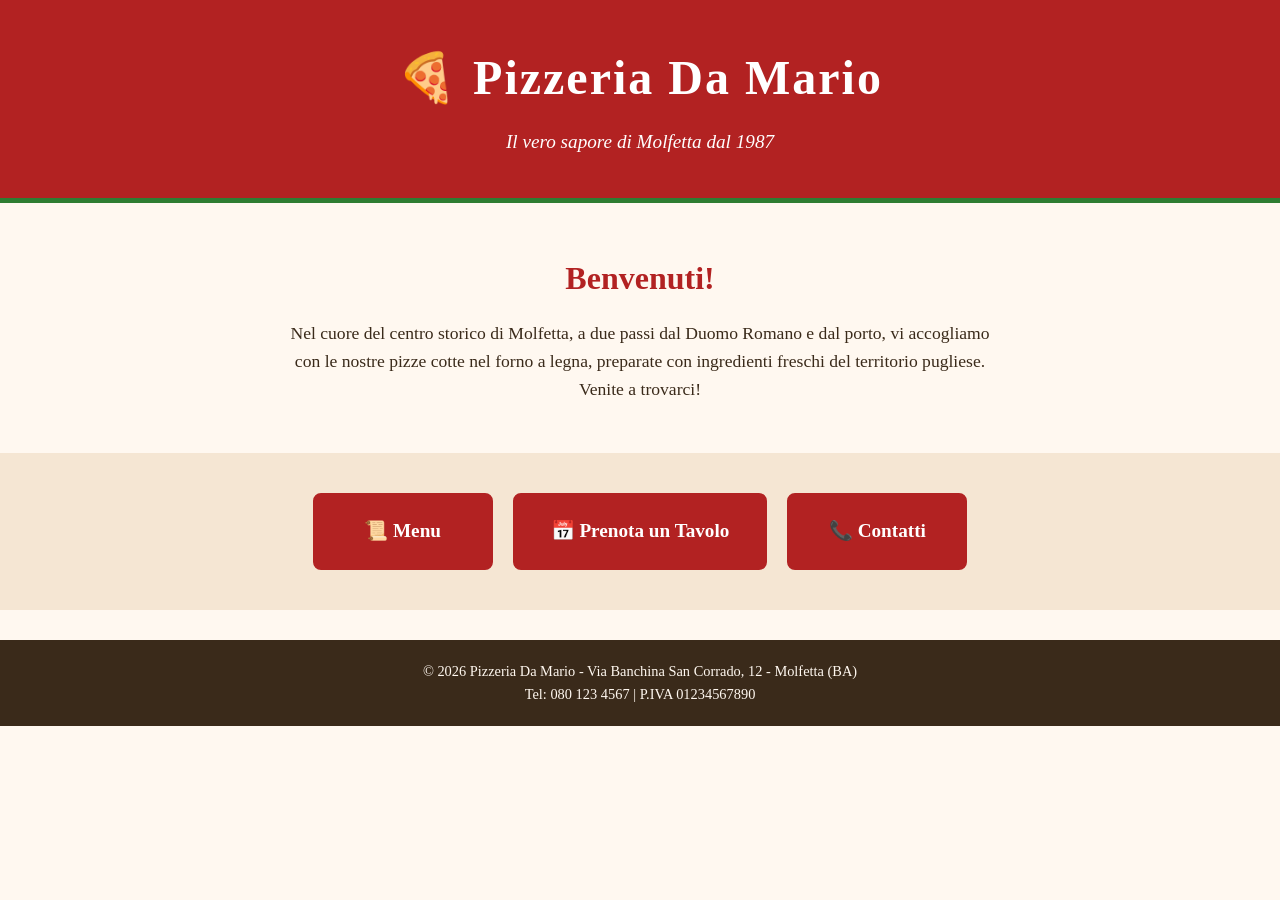
<file: index.html>
<!DOCTYPE html>
<html lang="it">
<head>
    <meta charset="UTF-8">
    <meta name="viewport" content="width=device-width, initial-scale=1.0">
    <title>Pizzeria Da Mario - Molfetta</title>
    <link rel="stylesheet" href="styles.css">
</head>
<body>

    <header>
        <h1>🍕 Pizzeria Da Mario</h1>
        <p>Il vero sapore di Molfetta dal 1987</p>
    </header>

    <section class="hero">
        <h2>Benvenuti!</h2>
        <p>
            Nel cuore del centro storico di Molfetta, a due passi dal Duomo Romano e dal porto,
            vi accogliamo con le nostre pizze cotte nel forno a legna, preparate con ingredienti
            freschi del territorio pugliese. Venite a trovarci!
        </p>
    </section>

    <nav class="nav-buttons">
        <a href="menu.html">📜 Menu</a>
        <a href="prenotazione.html">📅 Prenota un Tavolo</a>
        <a href="contatti.html">📞 Contatti</a>
    </nav>

    <footer>
        <p>© 2026 Pizzeria Da Mario - Via Banchina San Corrado, 12 - Molfetta (BA)</p>
        <p>Tel: 080 123 4567 | P.IVA 01234567890</p>
    </footer>

</body>
</html>
</file>
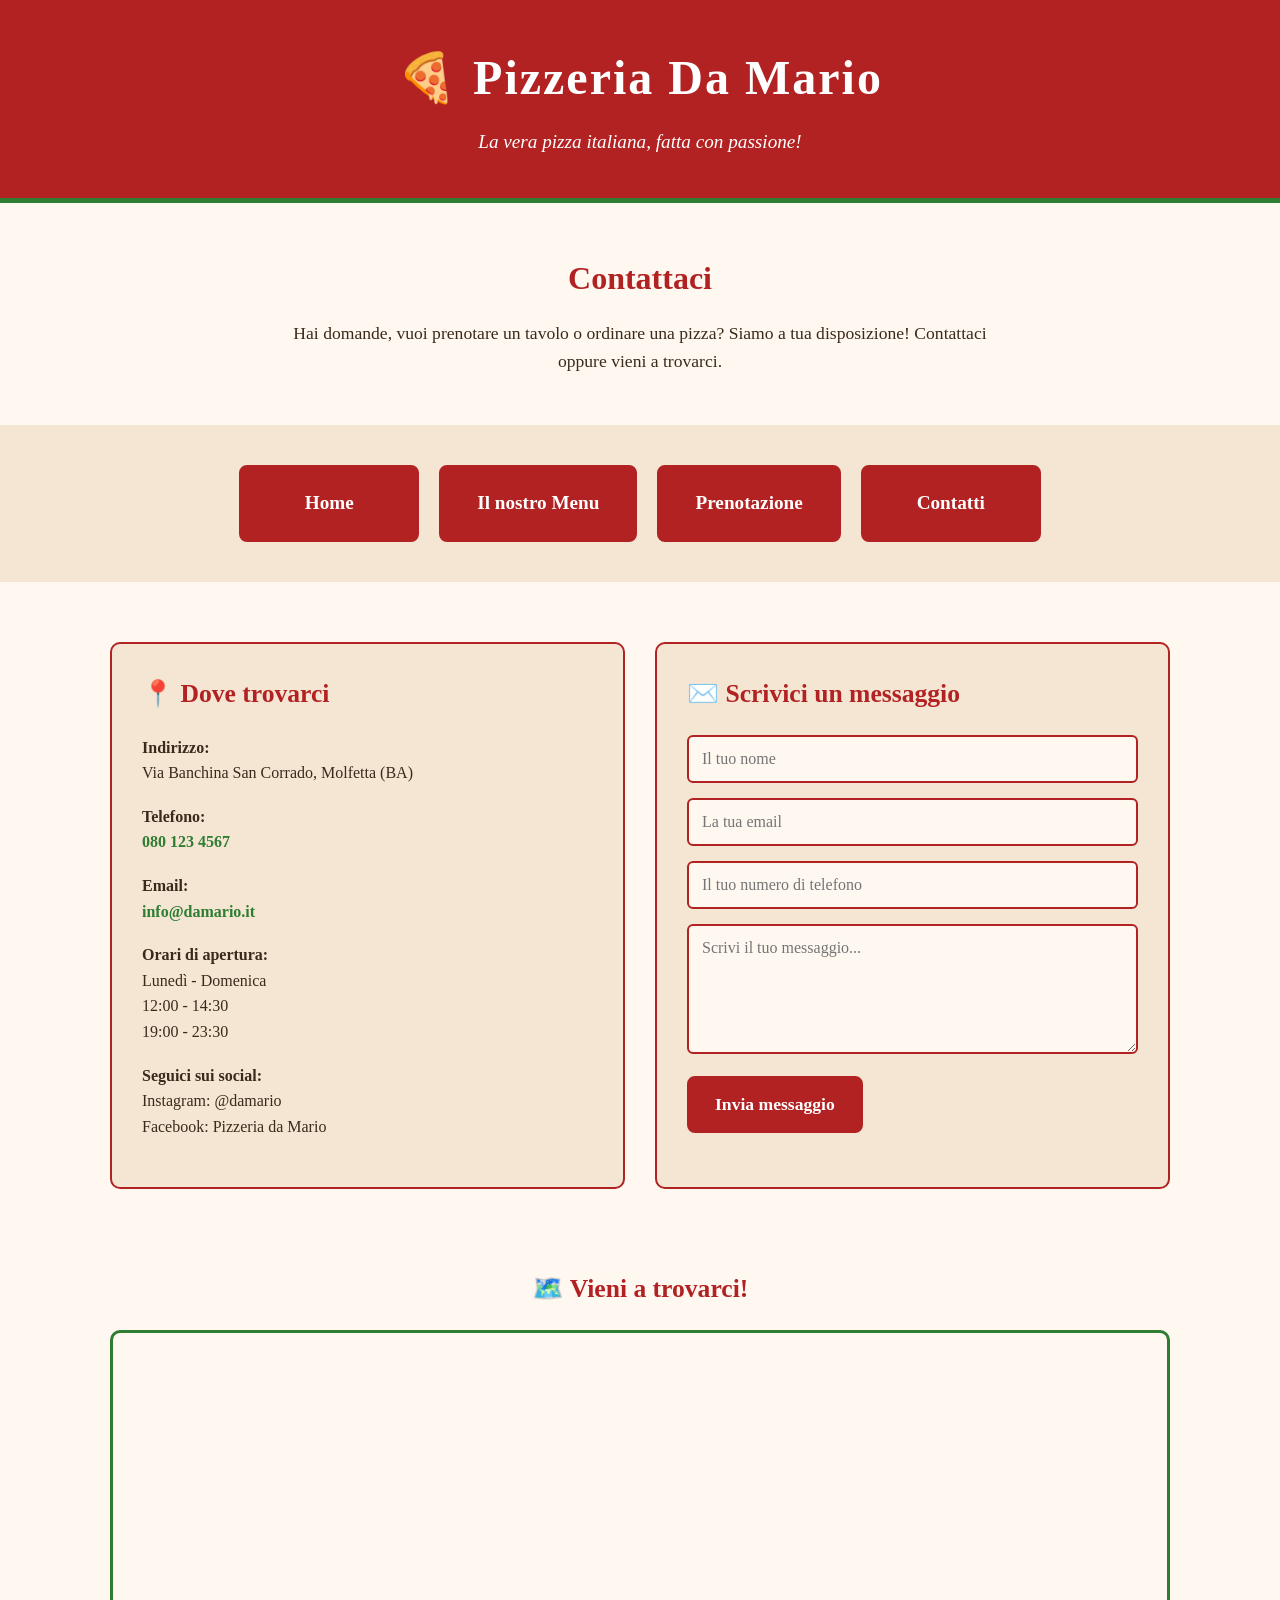
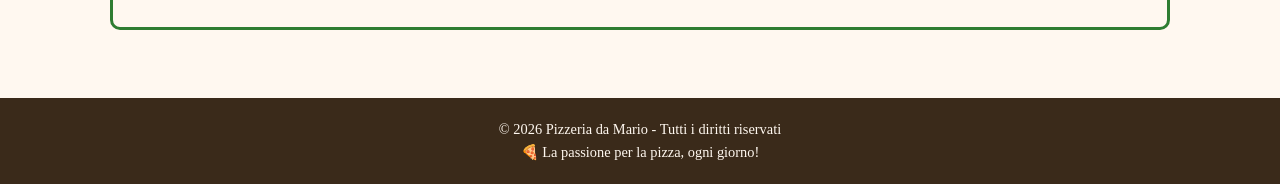
<file: contatti.html>
<!DOCTYPE html>
<html lang="it">
<head>
    <meta charset="UTF-8">
    <meta name="viewport" content="width=device-width, initial-scale=1.0">
    <title>Contatti - Pizzeria Da Mario</title>

    <style>
        * {
            margin: 0;
            padding: 0;
            box-sizing: border-box;
            font-family: 'Georgia', serif;
        }

        body {
            background-color: #fff8f0;
            color: #3a2a1a;
            line-height: 1.6;
        }

        header {
            background-color: #b22222;
            color: white;
            text-align: center;
            padding: 40px 20px;
            border-bottom: 5px solid #2e7d32;
        }

        header h1 {
            font-size: 3em;
            letter-spacing: 2px;
        }

        header p {
            font-style: italic;
            margin-top: 10px;
            font-size: 1.2em;
        }

        .hero {
            text-align: center;
            padding: 50px 20px;
            background-color: #fff8f0;
        }

        .hero h2 {
            font-size: 2em;
            color: #b22222;
            margin-bottom: 15px;
        }

        .hero p {
            font-size: 1.1em;
            max-width: 700px;
            margin: 0 auto;
        }

        .nav-buttons {
            display: flex;
            flex-wrap: wrap;
            justify-content: center;
            gap: 20px;
            padding: 40px 20px;
            background-color: #f5e6d3;
        }

        .nav-buttons a {
            text-decoration: none;
            background-color: #b22222;
            color: white;
            padding: 20px 35px;
            border-radius: 8px;
            font-size: 1.2em;
            font-weight: bold;
            transition: all 0.3s ease;
            min-width: 180px;
            text-align: center;
            border: 3px solid #b22222;
        }

        .nav-buttons a:hover {
            background-color: white;
            color: #b22222;
            transform: translateY(-3px);
        }

        .container {
            max-width: 1100px;
            margin: 40px auto;
            padding: 20px;
            display: grid;
            grid-template-columns: 1fr 1fr;
            gap: 30px;
        }

        .info, .contact-form {
            background-color: #f5e6d3;
            padding: 30px;
            border-radius: 10px;
            border: 2px solid #b22222;
        }

        h3 {
            color: #b22222;
            font-size: 1.6em;
            margin-bottom: 20px;
        }

        .info p {
            margin-bottom: 18px;
        }

        .info a {
            color: #2e7d32;
            text-decoration: none;
            font-weight: bold;
        }

        .info a:hover {
            text-decoration: underline;
        }

        input, textarea {
            width: 100%;
            padding: 13px;
            margin-bottom: 15px;
            border: 2px solid #b22222;
            border-radius: 6px;
            background-color: #fff8f0;
            color: #3a2a1a;
            font-size: 1em;
        }

        textarea {
            height: 130px;
            resize: vertical;
        }

        input:focus, textarea:focus {
            outline: 2px solid #2e7d32;
        }

        button {
            background-color: #b22222;
            color: white;
            padding: 15px 25px;
            border: 3px solid #b22222;
            border-radius: 8px;
            font-size: 1.1em;
            font-weight: bold;
            cursor: pointer;
            transition: all 0.3s ease;
        }

        button:hover {
            background-color: white;
            color: #b22222;
        }

        .map {
            max-width: 1100px;
            margin: 0 auto 40px;
            padding: 20px;
        }

        .map h3 {
            text-align: center;
        }

        iframe {
            width: 100%;
            height: 300px;
            border: 3px solid #2e7d32;
            border-radius: 10px;
        }

        footer {
            background-color: #3a2a1a;
            color: #fff8f0;
            text-align: center;
            padding: 20px;
            margin-top: 30px;
        }

        footer p {
            font-size: 0.9em;
        }

        @media (max-width: 600px) {
            header h1 {
                font-size: 2em;
            }

            .hero h2 {
                font-size: 1.5em;
            }

            .container {
                grid-template-columns: 1fr;
                margin: 15px auto;
            }

            .nav-buttons a {
                width: 100%;
                max-width: 300px;
            }

            .info, .contact-form {
                padding: 20px;
            }
        }
    </style>
</head>

<body>

    <header>
        <h1>🍕 Pizzeria Da Mario</h1>
        <p>La vera pizza italiana, fatta con passione!</p>
    </header>

    <section class="hero">
        <h2>Contattaci</h2>
        <p>
            Hai domande, vuoi prenotare un tavolo o ordinare una pizza?
            Siamo a tua disposizione! Contattaci oppure vieni a trovarci.
        </p>
    </section>

    <nav class="nav-buttons">
        <a href="index.html">Home</a>
        <a href="menu.html">Il nostro Menu</a>
        <a href="prenotazione.html">Prenotazione</a>
        <a href="contatti.html">Contatti</a>
    </nav>

    <main>

        <div class="container">

            <section class="info">
                <h3>📍 Dove trovarci</h3>

                <p>
                    <strong>Indirizzo:</strong><br>
                    Via Banchina San Corrado, Molfetta (BA)
                </p>

                <p>
                    <strong>Telefono:</strong><br>
                    <a href="tel:+390881123456">
                        080 123 4567
                    </a>
                </p>

                <p>
                    <strong>Email:</strong><br>
                    <a href="mailto:info@damario.it">
                        info@damario.it
                    </a>
                </p>

                <p>
                    <strong>Orari di apertura:</strong><br>
                    Lunedì - Domenica<br>
                    12:00 - 14:30<br>
                    19:00 - 23:30
                </p>

                <p>
                    <strong>Seguici sui social:</strong><br>
                    Instagram: @damario<br>
                    Facebook: Pizzeria da Mario
                </p>
            </section>

            <section class="contact-form">
                <h3>✉️ Scrivici un messaggio</h3>

                <form onsubmit="inviaMessaggio(event)">

                    <input
                        type="text"
                        placeholder="Il tuo nome"
                        required>

                    <input
                        type="email"
                        placeholder="La tua email"
                        required>

                    <input
                        type="tel"
                        placeholder="Il tuo numero di telefono">

                    <textarea
                        placeholder="Scrivi il tuo messaggio..."
                        required></textarea>

                    <button type="submit">
                        Invia messaggio
                    </button>

                </form>
            </section>

        </div>

        <section class="map">
            <h3>🗺️ Vieni a trovarci!</h3>

            <iframe
                src="https://maps.google.com/maps?q=Molfetta%20Italia&t=&z=14&ie=UTF8&iwloc=&output=embed"
                loading="lazy">
            </iframe>
        </section>

    </main>

    <footer>
        <p>© 2026 Pizzeria da Mario - Tutti i diritti riservati</p>
        <p>🍕 La passione per la pizza, ogni giorno!</p>
    </footer>

    <script>
        function inviaMessaggio(event) {
            event.preventDefault();

            alert("Grazie per averci contattato! Ti risponderemo presto.");

            event.target.reset();
        }
    </script>

</body>
</html>
</file>
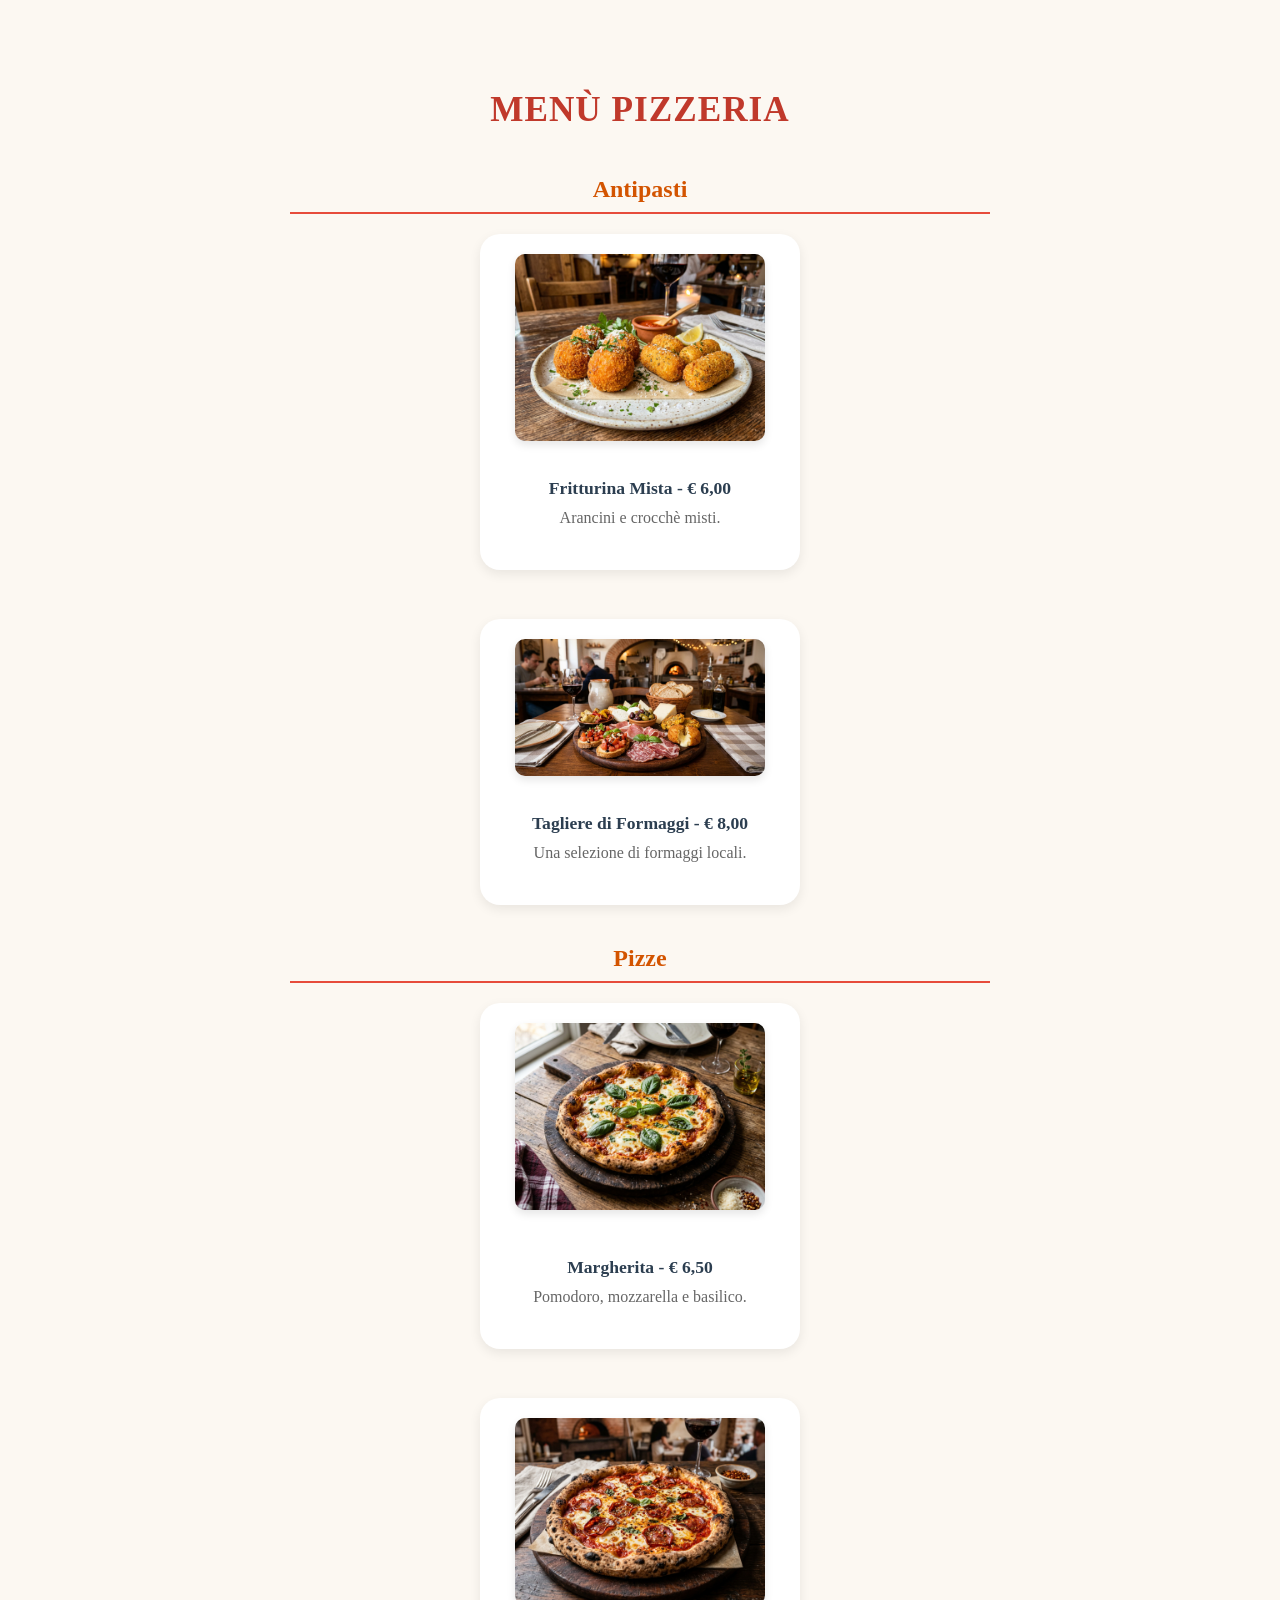
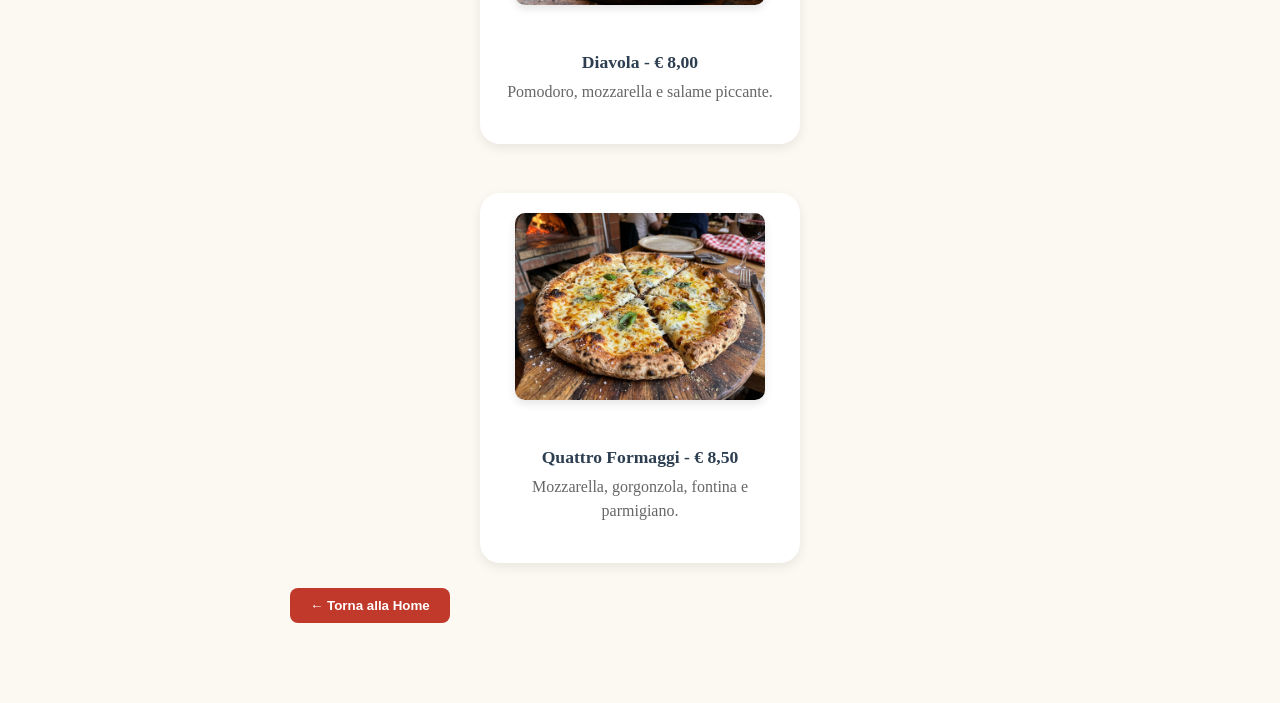
<file: menu.html>
<!DOCTYPE html>
<html>
    <meta charset="UTF-8">
    <title>Pizzeria Menu</title>
    <link rel="stylesheet" href="style_m.css">
    <body>

        <h1>Menù Pizzeria</h1>
        
        <h2>Antipasti</h2>
        <div class="card">
            <img src="./img/antipasti.jpg" alt="Fritturina Mista" width="250"><br>
            <h5>Fritturina Mista - € 6,00</h5> 
            <p>Arancini e crocchè misti.</p>
        </div>
        <br>
        <div class="card">
            <img src="./img/tagliere.jpg" alt="Tagliere di Formaggi" width="250"><br>
            <h5>Tagliere di Formaggi - € 8,00</h5>
            <p>Una selezione di formaggi locali.</p>
        </div>

        <h2>Pizze</h2>
        <div class="card">
            <p>
                <img src="./img/margherita.jpg" alt="Margherita" width="250"><br>
                <h5>Margherita - € 6,50</h5>
                <p>Pomodoro, mozzarella e basilico.</p>
            </p>
        </div>
        <br>

        <div class="card">
            <p>
                <img src="./img/diavola.jpg" alt="Diavola" width="250"><br>
                <h5>Diavola - € 8,00</h5>
                <p>Pomodoro, mozzarella e salame piccante.</p>
            </p>
        </div>
        <br>
        <div class="card">
            <p>
                <img src="./img/quattro_formaggi.jpg" alt="4 Formaggi" width="250"><br>
                <h5>Quattro Formaggi - € 8,50</h5>
                <p>Mozzarella, gorgonzola, fontina e parmigiano.</p>
            </p>
        </div>
        <a href="index.html">
            <button type="button" class="bottone">← Torna alla Home</button>
        </a>
    </body>
</html>
</file>
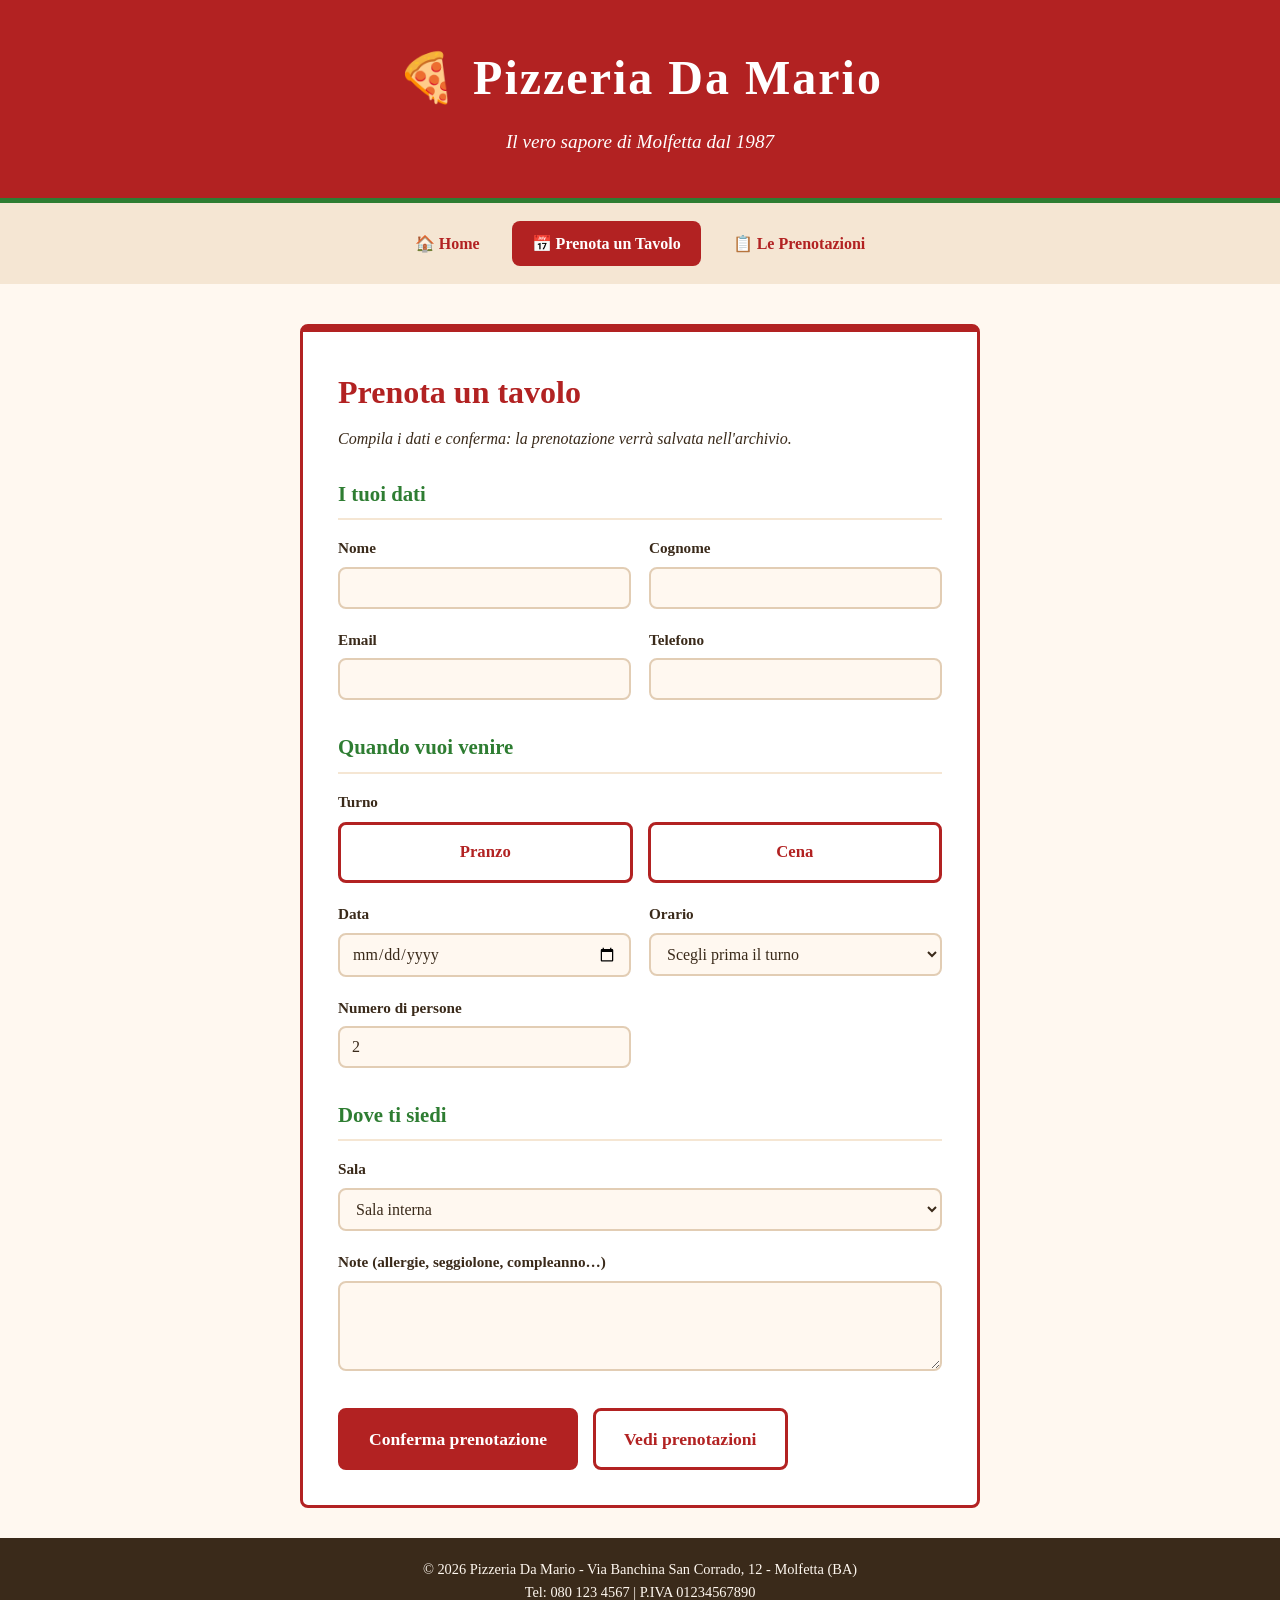
<file: prenotazione.html>
<!DOCTYPE html>
<html lang="it">
<head>
    <meta charset="UTF-8">
    <meta name="viewport" content="width=device-width, initial-scale=1.0">
    <title>Prenota un tavolo - Pizzeria Da Mario</title>
    <link rel="stylesheet" href="styles_pren_vis.css">
</head>
<body>

    <header>
        <h1>🍕 Pizzeria Da Mario</h1>
        <p>Il vero sapore di Molfetta dal 1987</p>
    </header>

    <nav class="top-nav">
        <a href="index.html">🏠 Home</a>
        <a href="prenotazione.html" aria-current="page">📅 Prenota un Tavolo</a>
        <a href="visualizza.html">📋 Le Prenotazioni</a>
    </nav>

    <main>
        <div class="card">
            <h2>Prenota un tavolo</h2>
            <p class="sub">
                Compila i dati e conferma: la prenotazione verrà salvata nell'archivio.
            </p>

            <form action="visualizza.html" method="get">

                <fieldset>
                    <legend>I tuoi dati</legend>
                    <div class="grid">
                        <div>
                            <label for="nome">Nome</label>
                            <input id="nome" name="nome" autocomplete="given-name" required>
                        </div>
                        <div>
                            <label for="cognome">Cognome</label>
                            <input id="cognome" name="cognome" autocomplete="family-name" required>
                        </div>
                        <div>
                            <label for="email">Email</label>
                            <input id="email" name="email" type="email" autocomplete="email" required>
                        </div>
                        <div>
                            <label for="telefono">Telefono</label>
                            <input id="telefono" name="telefono" type="tel" autocomplete="tel">
                        </div>
                    </div>
                </fieldset>

                <fieldset>
                    <legend>Quando vuoi venire</legend>
                    <div class="grid">
                        <div class="full">
                            <label>Turno</label>
                            <div class="turni">
                                <label>
                                    <input type="radio" name="turno" value="Pranzo" required>
                                    <span>Pranzo</span>
                                </label>
                                <label>
                                    <input type="radio" name="turno" value="Cena">
                                    <span>Cena</span>
                                </label>
                            </div>
                        </div>

                        <div>
                            <label for="data">Data</label>
                            <input id="data" name="data" type="date" required>
                        </div>
                        <div>
                            <label for="ora">Orario</label>
                            <select id="ora" name="ora" required>
                                <option value="">Scegli prima il turno</option>
                            </select>
                        </div>

                        <div>
                            <label for="persone">Numero di persone</label>
                            <input id="persone" name="persone" type="number" min="1" max="20" value="2" required>
                        </div>
                    </div>
                </fieldset>

                <fieldset>
                    <legend>Dove ti siedi</legend>
                    <div class="grid">
                        <div class="full">
                            <label for="sala">Sala</label>
                            <select id="sala" name="sala">
                                <option>Sala interna</option>
                                <option>Vicino al forno a legna</option>
                                <option>Sala esterna</option>
                            </select>
                        </div>
                        <div class="full">
                            <label for="note">Note (allergie, seggiolone, compleanno…)</label>
                            <textarea id="note" name="note"></textarea>
                        </div>
                    </div>
                </fieldset>

                <div class="azioni">
                    <button type="submit">Conferma prenotazione</button>
                    <a class="btn alt" href="visualizza.html">Vedi prenotazioni</a>
                </div>
            </form>
        </div>
    </main>

    <footer>
        <p>© 2026 Pizzeria Da Mario - Via Banchina San Corrado, 12 - Molfetta (BA)</p>
        <p>Tel: 080 123 4567 | P.IVA 01234567890</p>
    </footer>

    <script>
        // La data minima selezionabile è il giorno corrente (ora locale)
        const oggi = new Date();
        oggi.setMinutes(oggi.getMinutes() - oggi.getTimezoneOffset());
        document.getElementById("data").min = oggi.toISOString().split("T")[0];

        // Orari disponibili per ogni turno
        const orari = {
            Pranzo: ["12:00", "12:30", "13:00", "13:30", "14:00"],
            Cena: ["19:00", "19:30", "20:00", "20:30", "21:00", "21:30", "22:00"],
        };

        // Aggiorna la tendina degli orari quando cambia il turno
        document.querySelectorAll('input[name="turno"]').forEach(function (radio) {
            radio.addEventListener("change", function () {
                const select = document.getElementById("ora");
                select.innerHTML = "";
                orari[radio.value].forEach(function (ora) {
                    const opt = document.createElement("option");
                    opt.value = ora;
                    opt.textContent = ora;
                    select.appendChild(opt);
                });
            });
        });
    </script>
</body>
</html>
</file>
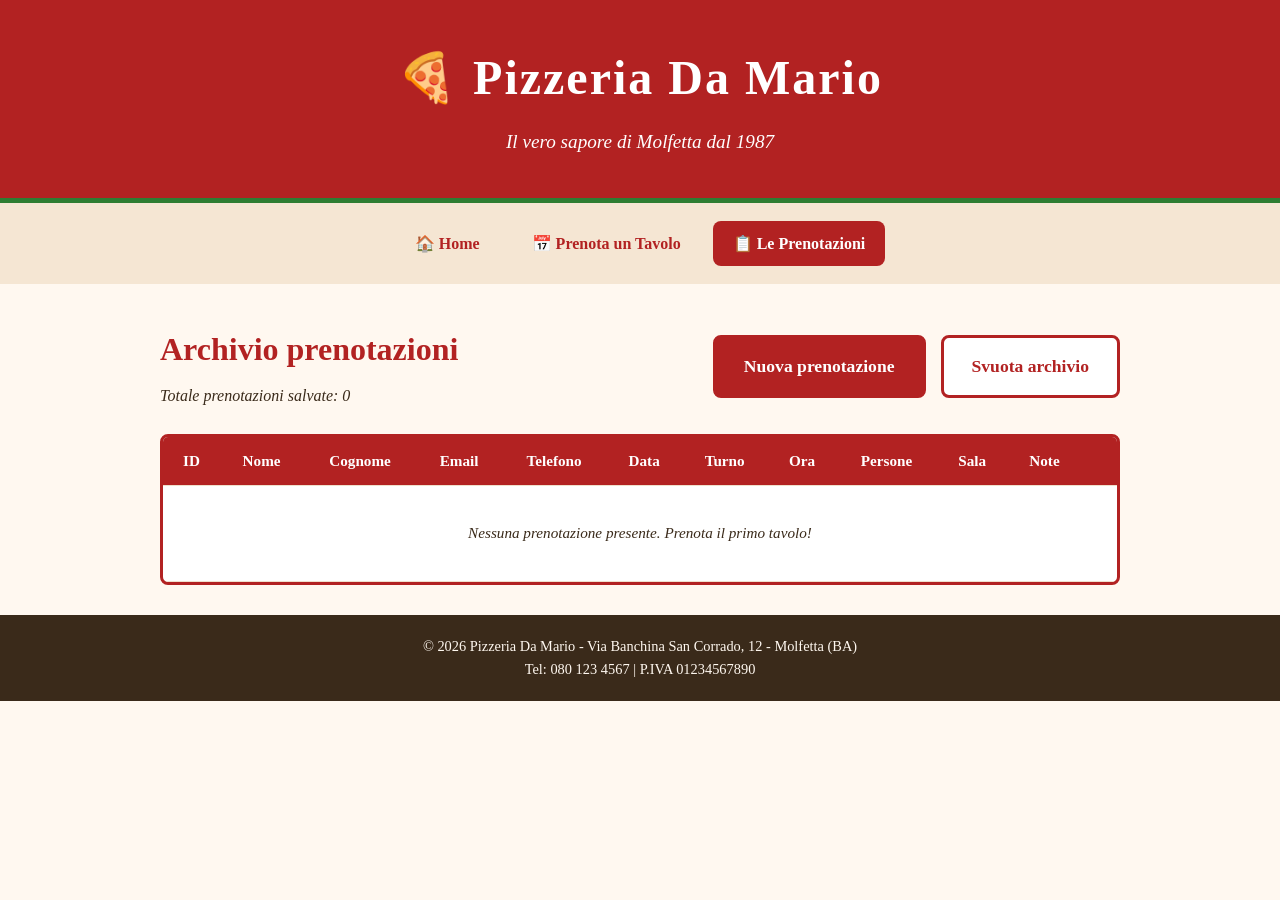
<file: visualizza.html>
<!DOCTYPE html>
<html lang="it">
<head>
    <meta charset="UTF-8">
    <meta name="viewport" content="width=device-width, initial-scale=1.0">
    <title>Le prenotazioni - Pizzeria Da Mario</title>
    <link rel="stylesheet" href="styles_pren_vis.css">
</head>
<body>

    <header>
        <h1>🍕 Pizzeria Da Mario</h1>
        <p>Il vero sapore di Molfetta dal 1987</p>
    </header>

    <nav class="top-nav">
        <a href="index.html">🏠 Home</a>
        <a href="prenotazione.html">📅 Prenota un Tavolo</a>
        <a href="visualizza.html" aria-current="page">📋 Le Prenotazioni</a>
    </nav>

    <main class="wide">
        <div class="bar">
            <div>
                <h2>Archivio prenotazioni</h2>
                <p class="sub" id="conteggio"></p>
            </div>
            <div class="azioni">
                <a class="btn" href="prenotazione.html">Nuova prenotazione</a>
                <button class="sec" id="svuota" type="button">Svuota archivio</button>
            </div>
        </div>

        <div id="messaggio" role="status"></div>

        <div class="box scroll">
            <table>
                <thead>
                    <tr>
                        <th>ID</th>
                        <th>Nome</th>
                        <th>Cognome</th>
                        <th>Email</th>
                        <th>Telefono</th>
                        <th>Data</th>
                        <th>Turno</th>
                        <th>Ora</th>
                        <th>Persone</th>
                        <th>Sala</th>
                        <th>Note</th>
                        <th></th>
                    </tr>
                </thead>
                <tbody id="righe"></tbody>
            </table>
        </div>
    </main>

    <footer>
        <p>© 2026 Pizzeria Da Mario - Via Banchina San Corrado, 12 - Molfetta (BA)</p>
        <p>Tel: 080 123 4567 | P.IVA 01234567890</p>
    </footer>

    <script>
        // Legge un parametro dall'URL
        function getQueryParam(param) {
            const urlParams = new URLSearchParams(window.location.search);
            return urlParams.get(param);
        }

        // Carica le prenotazioni dal localStorage
        function caricaPrenotazioni() {
            const salvate = localStorage.getItem("prenotazioni");
            return salvate ? JSON.parse(salvate) : [];
        }

        // Salva le prenotazioni nel localStorage
        function salvaPrenotazioni(lista) {
            localStorage.setItem("prenotazioni", JSON.stringify(lista));
        }

        // Elabora l'eventuale nuova prenotazione inviata tramite parametri URL
        function gestisciNuovaPrenotazione() {
            const nome = getQueryParam("nome");
            if (nome) {
                const nuova = {
                    id: Date.now().toString().slice(-5),
                    nome: nome,
                    cognome: getQueryParam("cognome"),
                    email: getQueryParam("email"),
                    telefono: getQueryParam("telefono") || "-",
                    data: getQueryParam("data"),
                    turno: getQueryParam("turno"),
                    ora: getQueryParam("ora"),
                    persone: getQueryParam("persone"),
                    sala: getQueryParam("sala"),
                    note: getQueryParam("note") || "-",
                };
                const lista = caricaPrenotazioni();
                lista.push(nuova);
                salvaPrenotazioni(lista);

                // Messaggio di conferma
                const box = document.getElementById("messaggio");
                const conferma = document.createElement("div");
                conferma.className = "conferma";
                conferma.textContent =
                    "Prenotazione confermata: " + nuova.nome + " " + nuova.cognome +
                    ", " + nuova.persone + " persone, " + nuova.data + " alle " + nuova.ora + ".";
                box.appendChild(conferma);

                // Pulisce l'URL così un refresh non duplica la prenotazione
                window.history.replaceState({}, document.title, window.location.pathname);
            }
        }

        // Crea una cella di tabella con testo sicuro (niente HTML iniettato)
        function cella(testo, classe) {
            const td = document.createElement("td");
            td.textContent = testo;
            if (classe) td.className = classe;
            return td;
        }

        // Renderizza le righe nella tabella
        function mostraPrenotazioni() {
            const lista = caricaPrenotazioni();
            const tbody = document.getElementById("righe");
            const conteggio = document.getElementById("conteggio");
            tbody.innerHTML = "";
            conteggio.textContent = "Totale prenotazioni salvate: " + lista.length;

            if (lista.length === 0) {
                tbody.innerHTML =
                    '<tr><td colspan="12" class="empty-msg">Nessuna prenotazione presente. Prenota il primo tavolo!</td></tr>';
                return;
            }

            lista.forEach(function (p, index) {
                const tr = document.createElement("tr");
                tr.appendChild(cella("#" + p.id));
                tr.appendChild(cella(p.nome));
                tr.appendChild(cella(p.cognome));
                tr.appendChild(cella(p.email));
                tr.appendChild(cella(p.telefono));
                tr.appendChild(cella(p.data));
                tr.appendChild(cella(p.turno));
                tr.appendChild(cella(p.ora));
                tr.appendChild(cella(p.persone));
                tr.appendChild(cella(p.sala));
                tr.appendChild(cella(p.note, "note"));

                const td = document.createElement("td");
                const btn = document.createElement("button");
                btn.type = "button";
                btn.className = "btn-delete";
                btn.textContent = "Elimina";
                btn.addEventListener("click", function () {
                    eliminaPrenotazione(index);
                });
                td.appendChild(btn);
                tr.appendChild(td);

                tbody.appendChild(tr);
            });
        }

        // Elimina una singola prenotazione
        function eliminaPrenotazione(index) {
            const lista = caricaPrenotazioni();
            lista.splice(index, 1);
            salvaPrenotazioni(lista);
            mostraPrenotazioni();
        }

        // Svuota l'archivio completo
        document.getElementById("svuota").addEventListener("click", function () {
            if (confirm("Sei sicuro di voler cancellare tutte le prenotazioni dall'archivio?")) {
                localStorage.removeItem("prenotazioni");
                document.getElementById("messaggio").innerHTML = "";
                mostraPrenotazioni();
            }
        });

        // Inizializzazione al caricamento
        document.addEventListener("DOMContentLoaded", function () {
            gestisciNuovaPrenotazione();
            mostraPrenotazioni();
        });
    </script>
</body>
</html>
</file>
<file: styles.css>
* {
    margin: 0;
    padding: 0;
    box-sizing: border-box;
    font-family: 'Georgia', serif;
}

body {
    background-color: #fff8f0;
    color: #3a2a1a;
    line-height: 1.6;
}

header {
    background-color: #b22222;
    color: white;
    text-align: center;
    padding: 40px 20px;
    border-bottom: 5px solid #2e7d32;
}

header h1 {
    font-size: 3em;
    letter-spacing: 2px;
}

header p {
    font-style: italic;
    margin-top: 10px;
    font-size: 1.2em;
}

.hero {
    text-align: center;
    padding: 50px 20px;
    background-color: #fff8f0;
}

.hero h2 {
    font-size: 2em;
    color: #b22222;
    margin-bottom: 15px;
}

.hero p {
    font-size: 1.1em;
    max-width: 700px;
    margin: 0 auto;
}

.nav-buttons {
    display: flex;
    flex-wrap: wrap;
    justify-content: center;
    gap: 20px;
    padding: 40px 20px;
    background-color: #f5e6d3;
}

.nav-buttons a {
    text-decoration: none;
    background-color: #b22222;
    color: white;
    padding: 20px 35px;
    border-radius: 8px;
    font-size: 1.2em;
    font-weight: bold;
    transition: all 0.3s ease;
    min-width: 180px;
    text-align: center;
    border: 3px solid #b22222;
}

.nav-buttons a:hover {
    background-color: white;
    color: #b22222;
    transform: translateY(-3px);
}

footer {
    background-color: #3a2a1a;
    color: #fff8f0;
    text-align: center;
    padding: 20px;
    margin-top: 30px;
}

footer p {
    font-size: 0.9em;
}

@media (max-width: 600px) {
    header h1 { font-size: 2em; }
    .hero h2 { font-size: 1.5em; }
    .nav-buttons a {
        width: 100%;
        max-width: 300px;
    }
}
</file>
<file: style_m.css>
body {
    font-family: 'Segoe UI';
    background-color: #fcf8f2;
    color: #333;
    max-width: 700px;
    margin: 40px auto;
    padding: 20px;
    line-height: 1.5;
}
.card {
    background-color: #ffffff;
    border-radius: 20px;
    padding: 20px;
    width: 40%;
    margin-left: auto;
    margin-right: auto;
    margin-bottom: 25px;
    box-shadow: 0 4px 12px rgba(0, 0, 0, 0.08);
}


.bottone {
    display: inline-block;
    background-color: #c0392b; 
    color: #ffffff;
    padding: 10px 20px;
    text-decoration: none; 
    font-weight: bold;
    border-radius: 8px;
    border: none;
    cursor: pointer;
    margin-bottom: 20px;
    transition: background-color 0.2s ease, transform 0.2s ease;
}


.bottone:hover {
    background-color: #e74c3c;
    transform: scale(1.03);
}

h1 {
    text-align: center;
    color: #c0392b;
    font-size: 2.2em;
    margin-bottom: 30px;
    text-transform: uppercase;
    letter-spacing: 1px;
}


h2 {
    text-align: center;
    color: #d35400;
    border-bottom: 2px solid #e74c3c;
    padding-bottom: 5px;
    margin-top: 35px;
}


img {
    display: block;
    margin-left: auto;
    margin-right: auto;
    border-radius: 10px;
    box-shadow: 0 4px 8px rgba(0, 0, 0, 0.1);
    transition: transform 0.2s ease;
}

img:hover {
    transform: scale(1.03);
}

h5 {
    text-align: center;
    font-size: 1.1em;
    color: #2c3e50;
    margin-top: 10px;
    margin-bottom: 5px;
}


p {
    text-align: center;
    color: #666;
    margin-top: 0;
    margin-bottom: 20px;
}
</file>
<file: styles_pren_vis.css>
* {
    margin: 0;
    padding: 0;
    box-sizing: border-box;
    font-family: 'Georgia', serif;
}

body {
    background-color: #fff8f0;
    color: #3a2a1a;
    line-height: 1.6;
}

header {
    background-color: #b22222;
    color: white;
    text-align: center;
    padding: 40px 20px;
    border-bottom: 5px solid #2e7d32;
}

header h1 {
    font-size: 3em;
    letter-spacing: 2px;
}

header p {
    font-style: italic;
    margin-top: 10px;
    font-size: 1.2em;
}

.hero {
    text-align: center;
    padding: 50px 20px;
    background-color: #fff8f0;
}

.hero h2 {
    font-size: 2em;
    color: #b22222;
    margin-bottom: 15px;
}

.hero p {
    font-size: 1.1em;
    max-width: 700px;
    margin: 0 auto;
}

.nav-buttons {
    display: flex;
    flex-wrap: wrap;
    justify-content: center;
    gap: 20px;
    padding: 40px 20px;
    background-color: #f5e6d3;
}

.nav-buttons a {
    text-decoration: none;
    background-color: #b22222;
    color: white;
    padding: 20px 35px;
    border-radius: 8px;
    font-size: 1.2em;
    font-weight: bold;
    transition: all 0.3s ease;
    min-width: 180px;
    text-align: center;
    border: 3px solid #b22222;
}

.nav-buttons a:hover {
    background-color: white;
    color: #b22222;
    transform: translateY(-3px);
}

footer {
    background-color: #3a2a1a;
    color: #fff8f0;
    text-align: center;
    padding: 20px;
    margin-top: 30px;
}

footer p {
    font-size: 0.9em;
}

@media (max-width: 600px) {
    header h1 { font-size: 2em; }
    .hero h2 { font-size: 1.5em; }
    .nav-buttons a {
        width: 100%;
        max-width: 300px;
    }
}

.top-nav {
    display: flex;
    flex-wrap: wrap;
    justify-content: center;
    gap: 12px;
    padding: 18px 20px;
    background-color: #f5e6d3;
}

.top-nav a {
    text-decoration: none;
    color: #b22222;
    font-weight: bold;
    padding: 8px 18px;
    border: 2px solid transparent;
    border-radius: 8px;
    transition: all 0.3s ease;
}

.top-nav a:hover,
.top-nav a:focus-visible {
    border-color: #b22222;
    background-color: white;
}

.top-nav a[aria-current="page"] {
    background-color: #b22222;
    color: white;
}

/* Scheda centrale */
main {
    max-width: 720px;
    margin: 40px auto 0;
    padding: 0 20px;
}

main.wide {
    max-width: 1000px;
}

.card {
    background-color: white;
    border: 3px solid #b22222;
    border-top-width: 8px;
    border-radius: 8px;
    padding: 35px;
}

main h2 {
    font-size: 2em;
    color: #b22222;
    margin-bottom: 8px;
}

.sub {
    margin-bottom: 25px;
    font-style: italic;
}

/* Titoli di sezione del modulo */
legend {
    font-size: 1.3em;
    font-weight: bold;
    color: #2e7d32;
    padding: 0 0 8px;
    margin-bottom: 15px;
    width: 100%;
    border-bottom: 2px solid #f5e6d3;
}

fieldset {
    border: none;
    margin-bottom: 30px;
}

/* Griglia a due colonne */
.grid {
    display: grid;
    grid-template-columns: 1fr 1fr;
    gap: 18px;
}

.grid .full {
    grid-column: span 2;
}

label {
    font-weight: bold;
    font-size: 0.95em;
}

input,
select,
textarea {
    width: 100%;
    margin-top: 6px;
    padding: 10px 12px;
    font-size: 1em;
    color: #3a2a1a;
    background-color: #fff8f0;
    border: 2px solid #e2cdb4;
    border-radius: 8px;
    transition: border-color 0.3s ease;
}

textarea {
    resize: vertical;
    min-height: 90px;
}

input:focus,
select:focus,
textarea:focus {
    outline: none;
    border-color: #b22222;
}

/* Scelta del turno: due pulsanti */
.turni {
    display: flex;
    flex-wrap: wrap;
    gap: 15px;
    margin-top: 8px;
}

.turni label {
    position: relative;
    flex: 1;
    min-width: 160px;
    cursor: pointer;
}

.turni input {
    position: absolute;
    opacity: 0;
    width: 1px;
    height: 1px;
}

.turni span {
    display: block;
    text-align: center;
    padding: 14px 20px;
    font-size: 1.1em;
    border: 3px solid #b22222;
    border-radius: 8px;
    color: #b22222;
    background-color: white;
    transition: all 0.3s ease;
}

.turni label:hover span {
    transform: translateY(-3px);
}

.turni input:checked + span {
    background-color: #b22222;
    color: white;
}

.turni input:focus-visible + span {
    outline: 3px solid #2e7d32;
    outline-offset: 3px;
}

/* Pulsanti, stesso stile della home */
button,
.btn {
    display: inline-block;
    text-decoration: none;
    background-color: #b22222;
    color: white;
    padding: 14px 28px;
    border: 3px solid #b22222;
    border-radius: 8px;
    font-size: 1.1em;
    font-weight: bold;
    cursor: pointer;
    transition: all 0.3s ease;
}

button:hover,
.btn:hover {
    background-color: white;
    color: #b22222;
    transform: translateY(-3px);
}

button:focus-visible,
.btn:focus-visible {
    outline: 3px solid #2e7d32;
    outline-offset: 3px;
}

.btn.alt,
button.sec {
    background-color: white;
    color: #b22222;
}

.btn.alt:hover,
button.sec:hover {
    background-color: #b22222;
    color: white;
}

.azioni {
    display: flex;
    flex-wrap: wrap;
    gap: 15px;
    margin-top: 10px;
}

/* Pagina archivio */
.bar {
    display: flex;
    flex-wrap: wrap;
    justify-content: space-between;
    align-items: center;
    gap: 20px;
    margin-bottom: 25px;
}

.bar .sub {
    margin: 0;
}

.bar .azioni {
    margin: 0;
}

#messaggio:empty {
    display: none;
}

.conferma {
    background-color: #e8f5e9;
    border: 3px solid #2e7d32;
    border-radius: 8px;
    padding: 16px 20px;
    margin-bottom: 25px;
    color: #1b4d1f;
}

.box.scroll {
    overflow-x: auto;
    background-color: white;
    border: 3px solid #b22222;
    border-radius: 8px;
}

table {
    width: 100%;
    border-collapse: collapse;
    text-align: center;
}

th,
td {
    padding: 12px 14px;
    font-size: 0.95em;
    border-bottom: 1px solid #efe0cc;
    white-space: nowrap;
}

th {
    background-color: #b22222;
    color: white;
}

tbody tr:nth-child(even) {
    background-color: #fff8f0;
}

tbody tr:hover {
    background-color: #f5e6d3;
}

td.note {
    white-space: normal;
    min-width: 180px;
    max-width: 260px;
    text-align: left;
}

.empty-msg {
    padding: 35px;
    font-style: italic;
}

.btn-delete {
    padding: 6px 14px;
    font-size: 0.85em;
    background-color: white;
    color: #b22222;
    border-width: 2px;
}

.btn-delete:hover {
    background-color: #b22222;
    color: white;
    transform: none;
}

@media (max-width: 600px) {
    .card { padding: 22px 18px; }
    .grid { grid-template-columns: 1fr; }
    .grid .full { grid-column: span 1; }
    .azioni .btn,
    .azioni button { width: 100%; text-align: center; }
}

@media (prefers-reduced-motion: reduce) {
    * { transition: none !important; }
}
</file>
